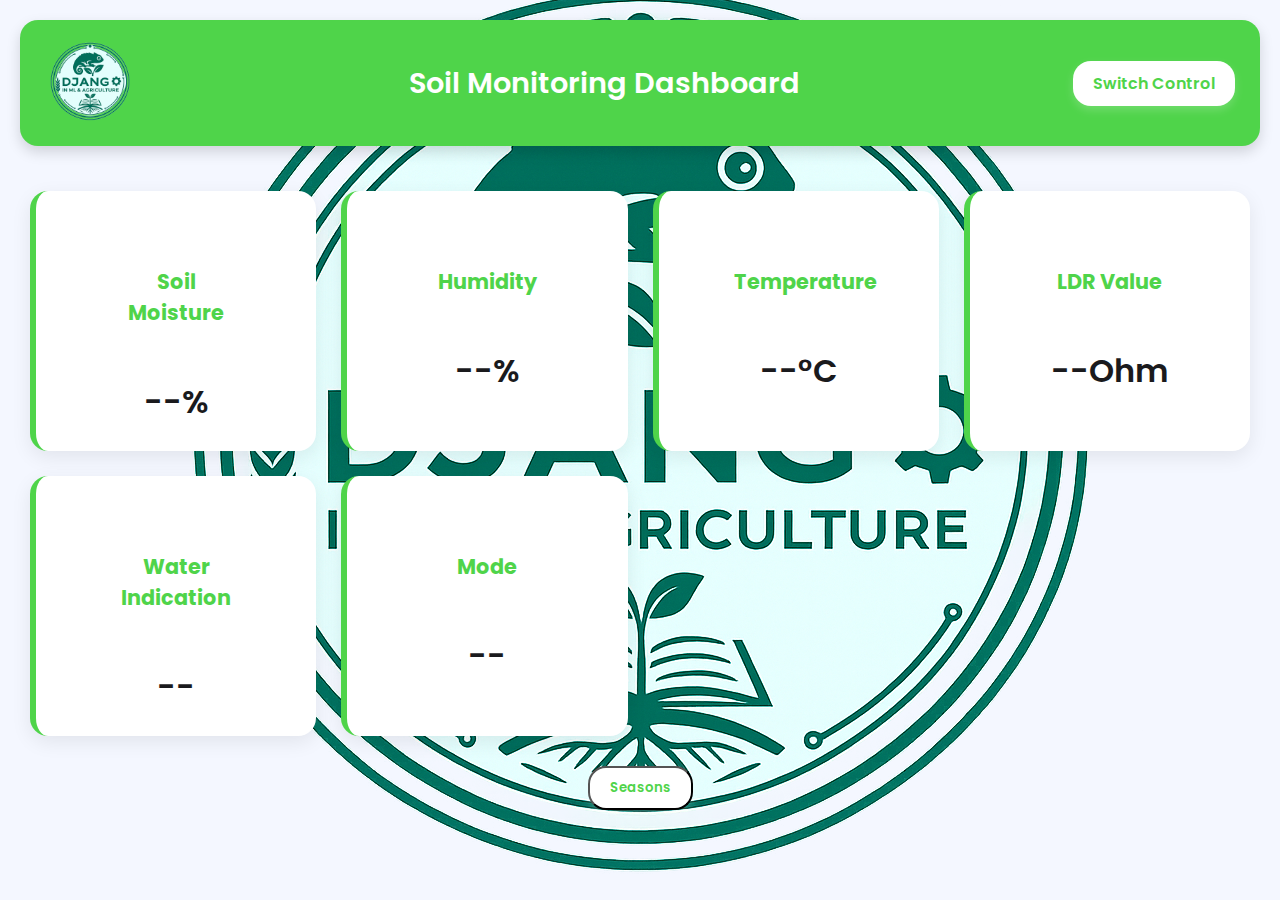
<file: frontend/index.html>
<!DOCTYPE html>
<html lang="en">
<head>
    <meta charset="UTF-8">
    <title>Soil Monitoring Dashboard</title>
    <link rel="stylesheet" href="./style.css">
</head>
<body class="back">

    <header>
        <img src="./images/logo.png" class="logo">
        <h1>Soil Monitoring Dashboard</h1>
        <a href="manual_auto.html" class="btn">Switch Control</a>
    </header>

    <div class="container">

        <!-- Existing Sensor Cards -->
        <div class="card">
            <h2>Soil Moisture</h2>
            <p id="moistureValue">--%</p>
        </div>

        <div class="card">
            <h2>Humidity</h2>
            <p id="humidityValue">--%</p>
        </div>

        <div class="card">
            <h2>Temperature</h2>
            <p id="temperatureValue">--°C</p>
        </div>

        <div class="card">
            <h2>LDR Value</h2>
            <p id="ldrValue">--Ohm</p>
        </div>

        <div class="card">
            <h2>Water Indication</h2>
            <p id="waterStatus">--</p>
        </div>

        <div class="card">
            <h2>Mode</h2>
            <p id="modeStatus">--</p>
        </div>

    </div>

    <!-- Seasons Button -->
    <div style="text-align:center; margin-top: 20px;">
        <button class="btn" onclick="toggleSeasons()">Seasons</button>
    </div>

    <!-- Seasons Cards Container -->
    <div id="seasonsContainer" class="container" style="display: none; margin-top: 30px;">
        <div>

            <div class="resize">
                <h2>Winter</h2>
                <a href="./seasons/winter.html"><img src="./images/winter.jpg"></a> 
            </div>

            <div class="resize">
                <h2>Summer</h2>
                <a href ="./seasons/Summer.html"><img src="./images/summer.jpg"></a>
            </div>

            <div class="resize">
                <h2>Rainy</h2>
                <a href="./seasons/Rainy.html"><img src="./images/rainy.jpg"></a>
            </div>

            <div class="resize">
                <h2>Autumn</h2>
                
                <a href ="./seasons/Autumn.html"><img src="./images/autumn.jpg"></a>
            </div>
        </div>

    </div>


    <!-- Toggle Script -->
    <script>
        function toggleSeasons() {
            const sec = document.getElementById("seasonsContainer");
            sec.style.display = sec.style.display === "none" ? "flex" : "none";
        }
    </script>

    <script src="js/api.js"></script>
    <script src="js/main.js"></script>

</body>
</html>
</file>
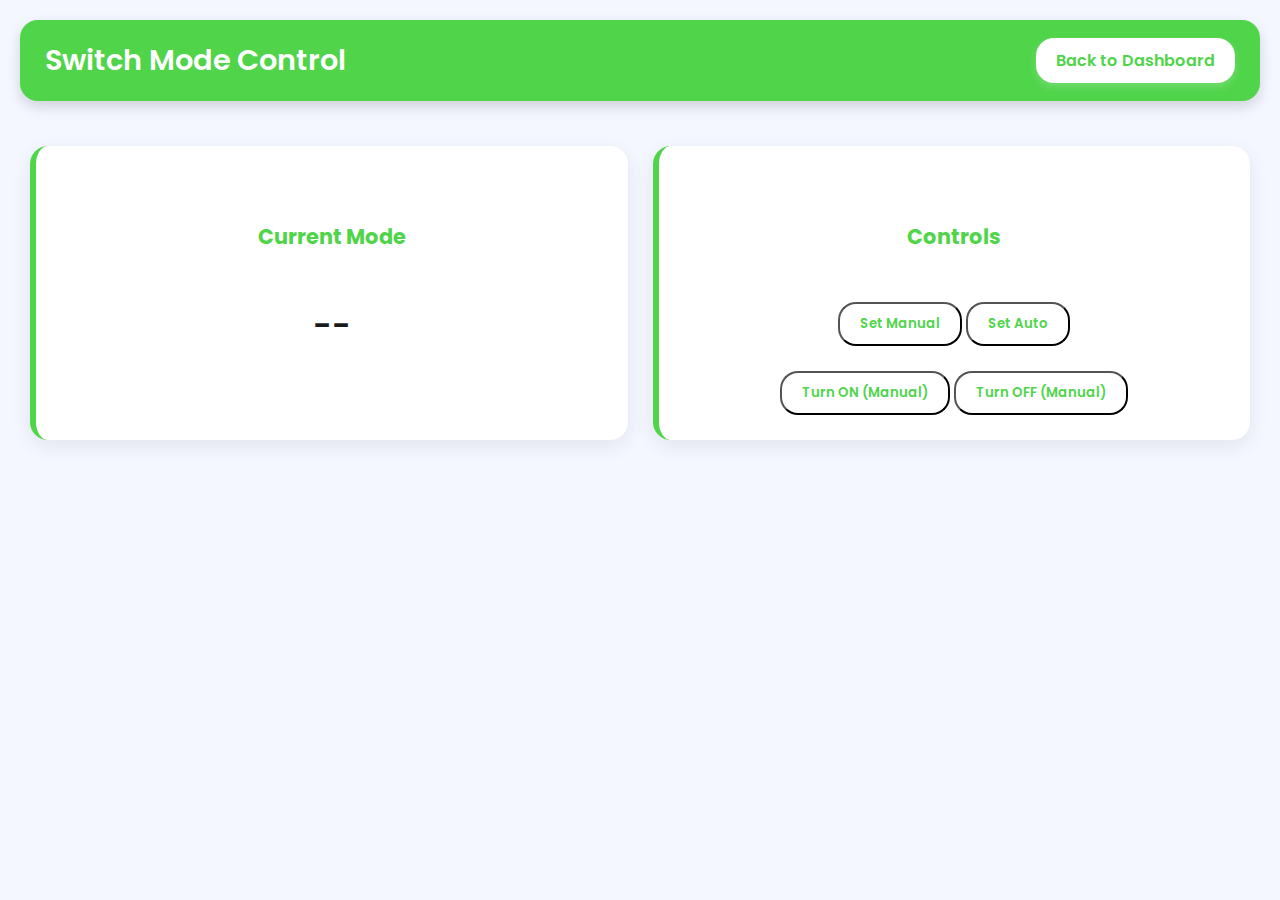
<file: frontend/manual_auto.html>
<!DOCTYPE html>
<html lang="en">
<head>
    <meta charset="UTF-8">
    <title>Manual / Auto Control</title>
    <link rel="stylesheet" href="style.css">
</head>
<body>

    <header>
        <h1>Switch Mode Control</h1>
        <a href="index.html" class="btn">Back to Dashboard</a>
    </header>

    <div class="container">

        <div class="card">
            <h2>Current Mode</h2>
            <p id="currentMode">--</p>
        </div>

        <div class="card">
            <h2>Controls</h2>
            <button class="btn" onclick="setMode('manual')">Set Manual</button>
            <button class="btn" onclick="setMode('auto')">Set Auto</button>

            <br><br>

            <button class="btn" onclick="manualSwitch('on')">Turn ON (Manual)</button>
            <button class="btn" onclick="manualSwitch('off')">Turn OFF (Manual)</button>
        </div>

    </div>

    <script src="js/api.js"></script>

    <script>
        // Load mode on page start
        getMode().then(data => {
            document.getElementById("currentMode").innerText = data.mode;
        });

        function setMode(mode) {
            updateMode(mode).then(resp => {
                alert("Mode updated to " + mode);
                location.reload();
            });
        }

        function manualSwitch(state) {
            updateManualState(state).then(resp => {
                alert("Device turned " + state);
            });
        }
    </script>

</body>
</html>
</file>
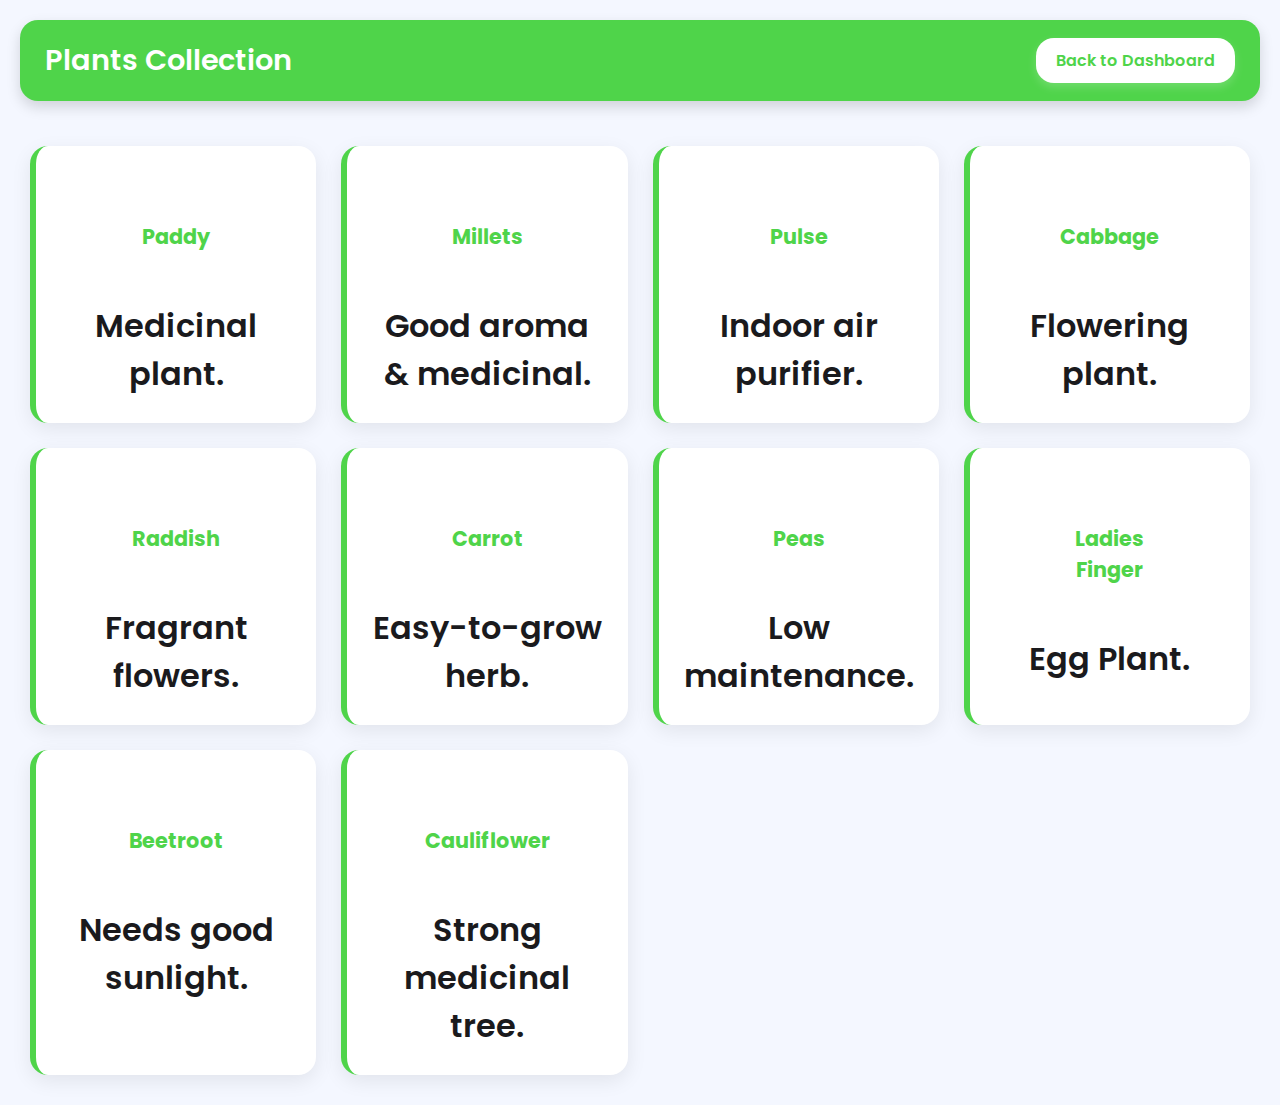
<file: frontend/seasons/Autumn.html>
<!DOCTYPE html>
<html lang="en">
<head>
    <meta charset="UTF-8">
    <title>Plants List</title>
    <link rel="stylesheet" href="../style.css">
</head>
<body>

    <header>
        <h1>Plants Collection</h1>
        <a href="../index.html" class="btn">Back to Dashboard</a>
    </header>

    <div class="container">

        <!-- 15 Plant Cards -->
        <div class="card"><h2>Paddy</h2><p>Medicinal plant.</p></div>
        <div class="card"><h2>Millets</h2><p>Good aroma & medicinal.</p></div>
        <div class="card"><h2>Pulse</h2><p>Indoor air purifier.</p></div>
        <div class="card"><h2>Cabbage</h2><p>Flowering plant.</p></div>
        <div class="card"><h2>Raddish</h2><p>Fragrant flowers.</p></div>
        <div class="card"><h2>Carrot</h2><p>Easy-to-grow herb.</p></div>
        <div class="card"><h2>Peas</h2><p>Low maintenance.</p></div>
        <div class="card"><h2>Ladies Finger</h2><p>Egg Plant.</p></div>
        <div class="card"><h2>Beetroot</h2><p>Needs good sunlight.</p></div>
        <div class="card"><h2>Cauliflower</h2><p>Strong medicinal tree.</p></div>
        
    </div>

</body>
</html>
</file>
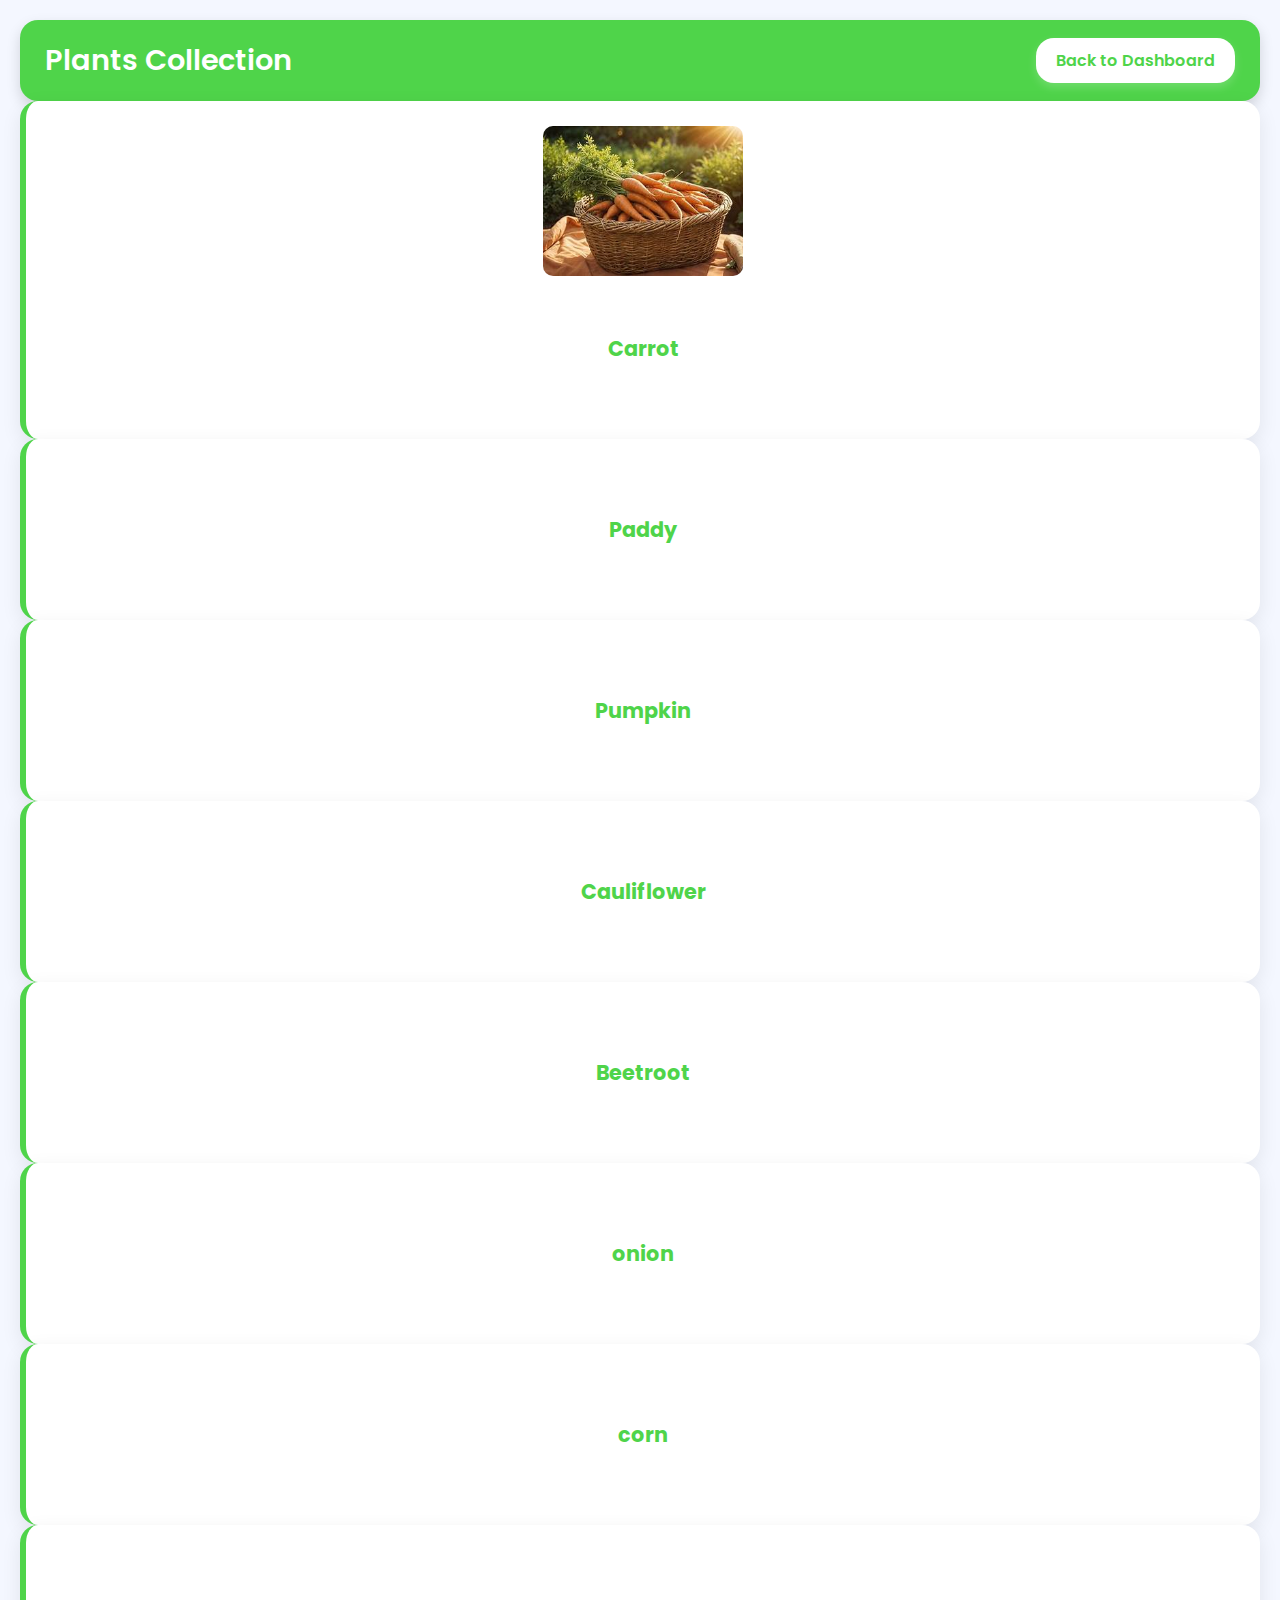
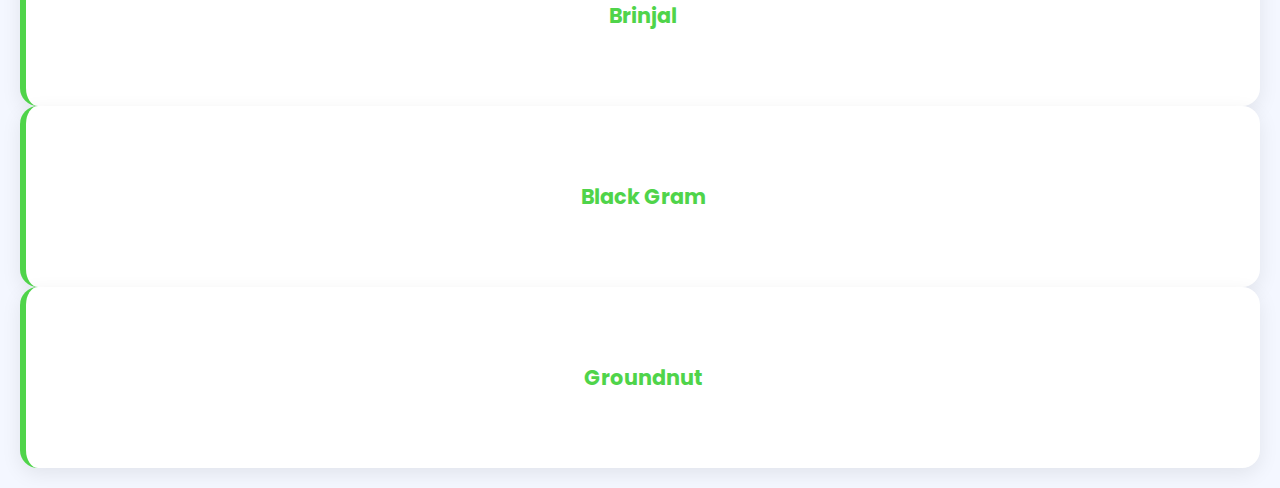
<file: frontend/seasons/plant.html>
<!DOCTYPE html>
<html lang="en">
<head>
    <meta charset="UTF-8">
    <title>Plants List</title>
    <link rel="stylesheet" href="../style.css">
</head>
<body>

    <header>
        <h1>Plants Collection</h1>
        <a href="../index.html" class="btn">Back to Dashboard</a>
    </header>

    <div class="Plantgrid">

        <!-- 15 Plant Cards -->
        <div class="card">
            <img src="../images/carrot.jpg">
            <h2>Carrot</h2></div>
        <div class="card"><h2>Paddy</h2></div>
        <div class="card"><h2>Pumpkin</h2></div>
        <div class="card"><h2>Cauliflower</h2></div>
        <div class="card"><h2>Beetroot</h2></div>
        <div class="card"><h2>onion</h2></div>
        <div class="card"><h2>corn</h2></div>
        <div class="card"><h2>Brinjal</h2></div>
        <div class="card"><h2>Black Gram</h2></div>
        <div class="card"><h2>Groundnut</h2></div>
        
    </div>

</body>
</html>
</file>
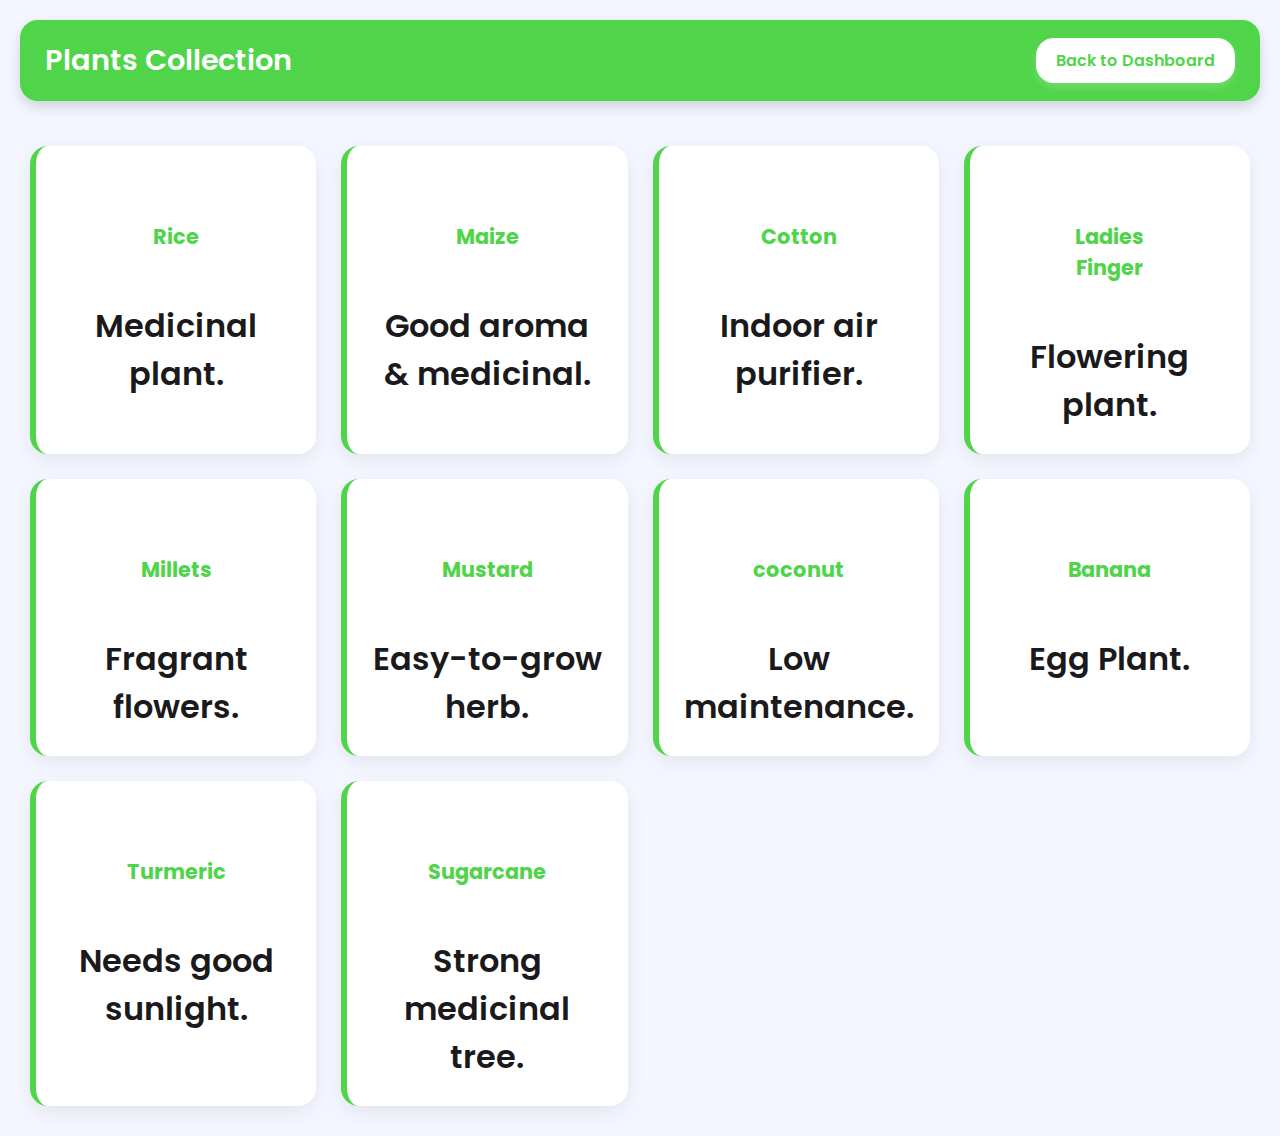
<file: frontend/seasons/Rainy.html>
<!DOCTYPE html>
<html lang="en">
<head>
    <meta charset="UTF-8">
    <title>Plants List</title>
    <link rel="stylesheet" href="../style.css">
</head>
<body>

    <header>
        <h1>Plants Collection</h1>
        <a href="../index.html" class="btn">Back to Dashboard</a>
    </header>

    <div class="container">

        <!-- 15 Plant Cards -->
        <div class="card"><h2>Rice</h2><p>Medicinal plant.</p></div>
        <div class="card"><h2>Maize</h2><p>Good aroma & medicinal.</p></div>
        <div class="card"><h2>Cotton</h2><p>Indoor air purifier.</p></div>
        <div class="card"><h2>Ladies Finger</h2><p>Flowering plant.</p></div>
        <div class="card"><h2>Millets</h2><p>Fragrant flowers.</p></div>
        <div class="card"><h2>Mustard</h2><p>Easy-to-grow herb.</p></div>
        <div class="card"><h2>coconut</h2><p>Low maintenance.</p></div>
        <div class="card"><h2>Banana</h2><p>Egg Plant.</p></div>
        <div class="card"><h2>Turmeric</h2><p>Needs good sunlight.</p></div>
        <div class="card"><h2>Sugarcane</h2><p>Strong medicinal tree.</p></div>
        
    </div>

</body>
</html>
</file>
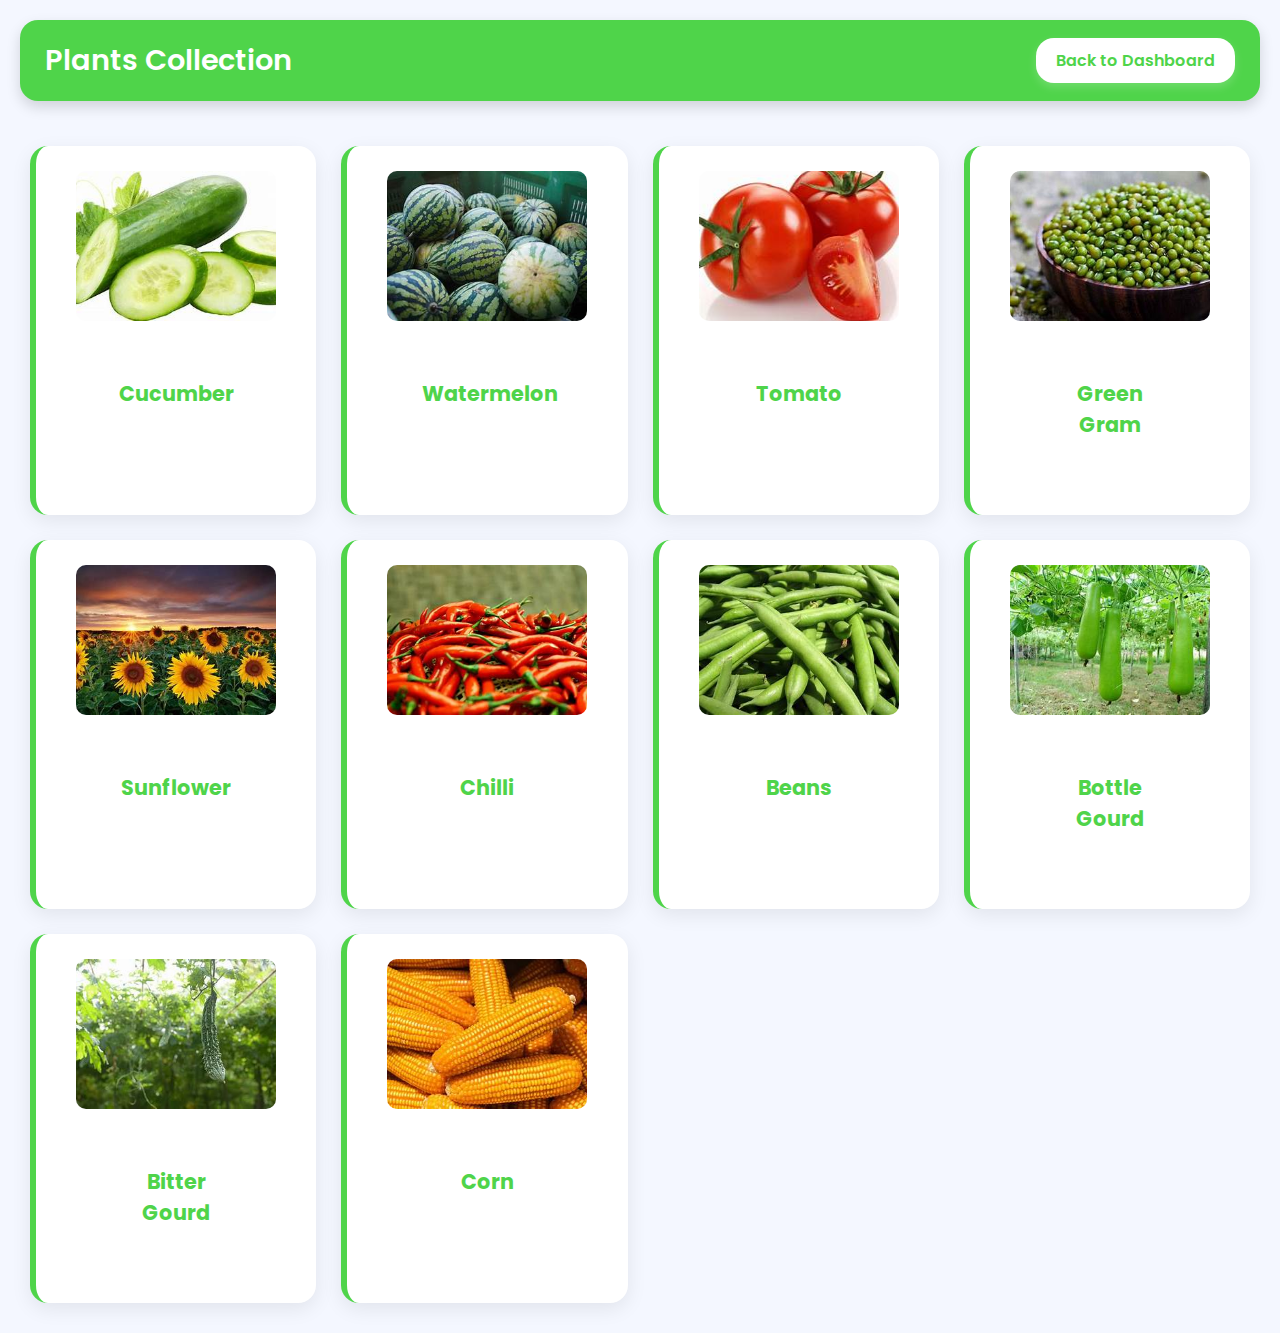
<file: frontend/seasons/Summer.html>
<!DOCTYPE html>
<html lang="en">
<head>
    <meta charset="UTF-8">
    <title>Plants List</title>
    <link rel="stylesheet" href="../style.css">
</head>
<body>

    <header>
        <h1>Plants Collection</h1>
        <a href="../index.html" class="btn">Back to Dashboard</a>
    </header>

    <div class="container">

        <!-- 10 Plant Cards (Updated to show GOOD CONDITION info) -->
        <div class="card" 
            onclick="openPopup('Cucumber', conditionText)">
            <img src="../images/cucumber.jpg">
            <h2>Cucumber</h2>
        </div>

        <div class="card" 
            onclick="openPopup('Watermelon', conditionText)">
            <img src="../images/watermelon.jpg">
            <h2>Watermelon</h2>
        </div>

        <div class="card" 
            onclick="openPopup('Tomato', conditionText)">
            <img src="../images/tomato3.jpg">
            <h2>Tomato</h2>
        </div>

        <div class="card" 
            onclick="openPopup('Green Gram', conditionText)">
            <img src="../images/greengram.jpg">
            <h2>Green Gram</h2>
        </div>

        <div class="card" 
            onclick="openPopup('Sunflower', conditionText)">
            <img src="../images/sunflower.jpg">
            <h2>Sunflower</h2>
        </div>

        <div class="card" 
            onclick="openPopup('Chilli', conditionText)">
            <img src="../images/chilli.jpg">
            <h2>Chilli</h2>
        </div>

        <div class="card" 
            onclick="openPopup('Beans', conditionText)">
            <img src="../images/beans.jpg">
            <h2>Beans</h2>
        </div>

        <div class="card" 
            onclick="openPopup('Bottle Gourd', conditionText)">
            <img src="../images/bottleguard.jpg">
            <h2>Bottle Gourd</h2>
        </div>

        <div class="card" 
            onclick="openPopup('Bitter Gourd', conditionText)">
            <img src="../images/bitterguard.jpg">
            <h2>Bitter Gourd</h2>
        </div>

        <div class="card" 
            onclick="openPopup('Corn', conditionText)">
            <img src="../images/corn.jpg">
            <h2>Corn</h2>
        </div>
        
    </div>

    <!-- Popup Window -->
    <div id="popupOverlay" class="popup-overlay">
        <div class="popup-box">
            <h2 id="popupTitle"></h2>
            <p id="popupDescription"></p>

            <button class="close-btn" onclick="closePopup()">Close</button>
        </div>
    </div>

<script>

    // Good range info for every plant (reused for all)
    const conditionText = 
    "🌿 <b>Ideal Growing Conditions:</b><br><br>" +
    "<b>Humidity:</b> 40% – 60%<br>" +
    "<b>Temperature:</b> 18°C – 30°C<br>" +
    "<b>Soil Moisture:</b> 500 – 800 (sensor value)<br>" +
    "<b>LDR (Light):</b> 200 – 600 (good light)<br>";

    function openPopup(title, description) {
        document.getElementById("popupTitle").innerHTML = title;
        document.getElementById("popupDescription").innerHTML = description;
        document.getElementById("popupOverlay").style.display = "flex";
    }

    function closePopup() {
        document.getElementById("popupOverlay").style.display = "none";
    }

</script>

</body>
</html>
</file>
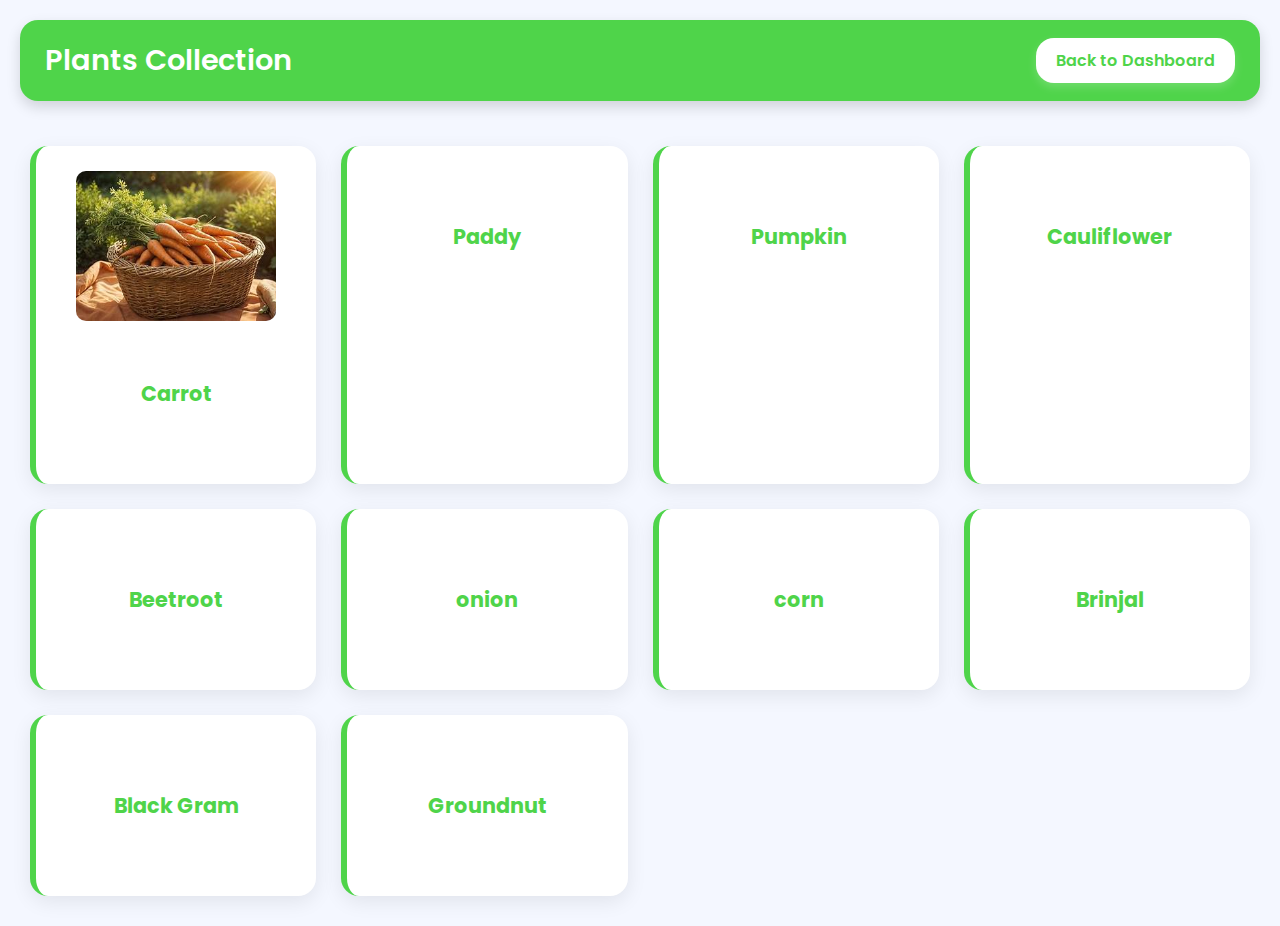
<file: frontend/seasons/winter.html>
<!DOCTYPE html>
<html lang="en">
<head>
    <meta charset="UTF-8">
    <title>Plants List</title>
    <link rel="stylesheet" href="../style.css">
</head>
<body>

    <header>
        <h1>Plants Collection</h1>
        <a href="../index.html" class="btn">Back to Dashboard</a>
    </header>

    <div class="container">

        <!-- 15 Plant Cards -->
        <div class="card">
            <img src="../images/carrot.jpg">
            <h2>Carrot</h2></div>
        <div class="card"><h2>Paddy</h2></div>
        <div class="card"><h2>Pumpkin</h2></div>
        <div class="card"><h2>Cauliflower</h2></div>
        <div class="card"><h2>Beetroot</h2></div>
        <div class="card"><h2>onion</h2></div>
        <div class="card"><h2>corn</h2></div>
        <div class="card"><h2>Brinjal</h2></div>
        <div class="card"><h2>Black Gram</h2></div>
        <div class="card"><h2>Groundnut</h2></div>
        
    </div>

</body>
</html>
</file>
<file: frontend/style.css>
/* ------------------------------
   Global Styles
--------------------------------*/
@import url('https://fonts.googleapis.com/css2?family=Poppins:wght@300;400;500;600&display=swap');

:root {
    --bg: #f4f7ff;
    --card-bg: #ffffff;
    --primary: #4fd44a;
    --primary-dark: #30d60f;
    --text-dark: #1a1a1d;
    --text-light: #6b7280;
    --shadow: rgba(0, 0, 0, 0.08);
    --radius: 18px;
}

* {
    margin: 0;
    padding: 0;
    box-sizing: border-box;
    font-family: "Poppins", sans-serif;
}

body {
    background: var(--bg);
    padding: 20px;
    color: var(--text-dark);
}

/* ------------------------------
   Header
--------------------------------*/
header {
    display: flex;
    justify-content: space-between;
    align-items: center;
    padding: 18px 25px;
    background: var(--primary);
    color: #fff;
    border-radius: var(--radius);
    box-shadow: 0 6px 14px rgba(0, 0, 0, 0.15);
}

header h1 {
    font-size: 1.8rem;
    font-weight: 600;
}

.btn {
    padding: 10px 20px;
    background: #fff;
    color: var(--primary);
    border-radius: var(--radius);
    text-decoration: none;
    font-weight: 600;
    transition: 0.3s ease;
    box-shadow: 0 4px 10px rgba(255, 255, 255, 0.2);
}

.btn:hover {
    background: var(--primary-dark);
    color: #fff;
}

/* ------------------------------
   Cards Grid
--------------------------------*/
.container {
    margin-top: 35px;
    display: grid;
    grid-template-columns: repeat(auto-fit, minmax(250px, 1fr));
    gap: 25px;
    padding: 10px;
}

/* ------------------------------
   Card Style
--------------------------------*/
.card {
    background: var(--card-bg);
    padding: 25px;
    border-radius: var(--radius);
    text-align: center;
    box-shadow: 0 6px 20px var(--shadow);
    border-left: 6px solid var(--primary);
    transition: transform 0.25s ease, box-shadow 0.25s ease;
}

.card h2 {
    font-size: 1.3rem;
    color: var(--primary);
    padding: 50px;
}

.card p {
    font-size: 2rem;
    font-weight: 600;
    color: var(--text-dark);
}

/* Hover Effects */
.card:hover {
    transform: translateY(-6px);
    box-shadow: 0 12px 30px rgba(0, 0, 0, 0.12);
}

/* Mobile Styles */
@media (max-width: 600px) {
    header h1 {
        font-size: 1.4rem;
    }

    .btn {
        padding: 8px 16px;
    }

    .card p {
        font-size: 1.8rem;
    }
}

.card1 {
    display: grid;
    grid-template-columns: repeat(5, 1fr);   /* 5 columns per row */
    gap: 20px;
    width: 90%;
    margin: 30px auto;
    background: #ffffff;
    padding: 20px;
    border-radius: 10px;
    text-align: center;
    box-shadow: 0 0 10px rgba(0,0,0,0.1);
}
/* GRID LAYOUT FOR PLANTS PAGE */

.card img {
    width: 200px;
    height: 150px;
    object-fit: cover;   /* crop but fill the area */
    border-radius: 10px; /* optional */
}

/* ---- Popup Overlay ---- */
.popup-overlay {
    display: none;
    position: fixed;
    top: 0; 
    left: 0;
    width: 100%; 
    height: 100%;
    background: rgba(0,0,0,0.5);
    justify-content: center;
    align-items: center;
    z-index: 1000;
}

/* ---- Popup Box ---- */
.popup-box {
    background: white;
    padding: 25px;
    width: 350px;
    border-radius: 12px;
    text-align: center;
    box-shadow: 0 0 15px rgba(0,0,0,0.3);
    animation: popupShow 0.3s ease;
}

/* Smooth popup animation */
@keyframes popupShow {
    from { transform: scale(0.7); opacity: 0; }
    to { transform: scale(1); opacity: 1; }
}

/* Close Button */
.close-btn {
    background: #214b8c;
    color: white;
    border: none;
    padding: 10px 20px;
    margin-top: 15px;
    border-radius: 6px;
    cursor: pointer;
    transition: 0.2s;
}

.close-btn:hover {
    background: #163a6e;
}
/* General container for wrapping components */
#seasonsContainer > div {
    display: flex;
    flex-direction: row;    /* horizontal layout */
    flex-wrap: wrap;        /* wrap on small screens */
    gap: 25px;              /* space between cards */
    justify-content: center;
}

/* Card box styling */
.resize {
    background: var(--card-bg);
    padding: 25px;
    border-radius: var(--radius);
    text-align: center;
    box-shadow: 0 6px 20px var(--shadow);
    border-left: 6px solid var(--primary);
    transition: transform 0.25s ease, box-shadow 0.25s ease;
}
.logo {
    width: 90px;
    height: 90px;
}
.back{
    background-image: url("./images/logo.png");
    background-repeat: no-repeat;
    background-position: center;
    /* margin-top: 20px; */
    height: 100vh;
}
</file>
